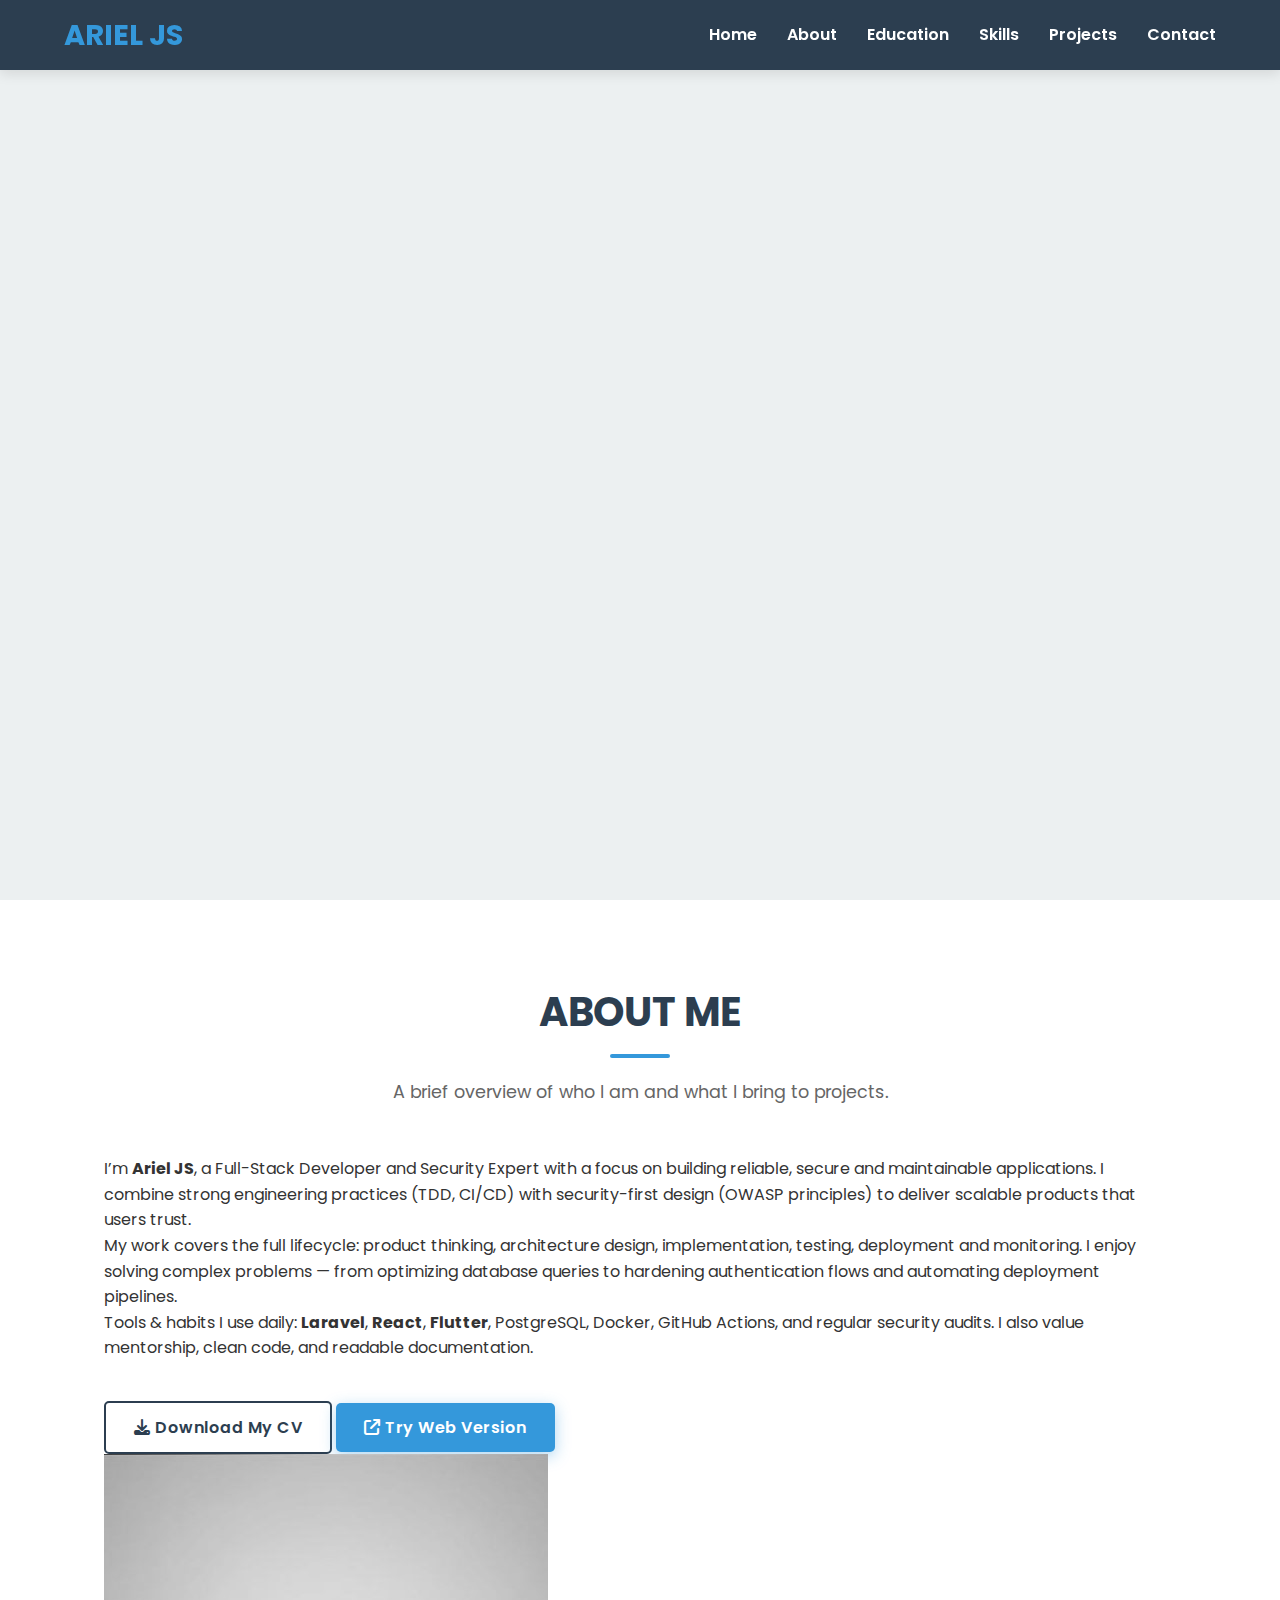
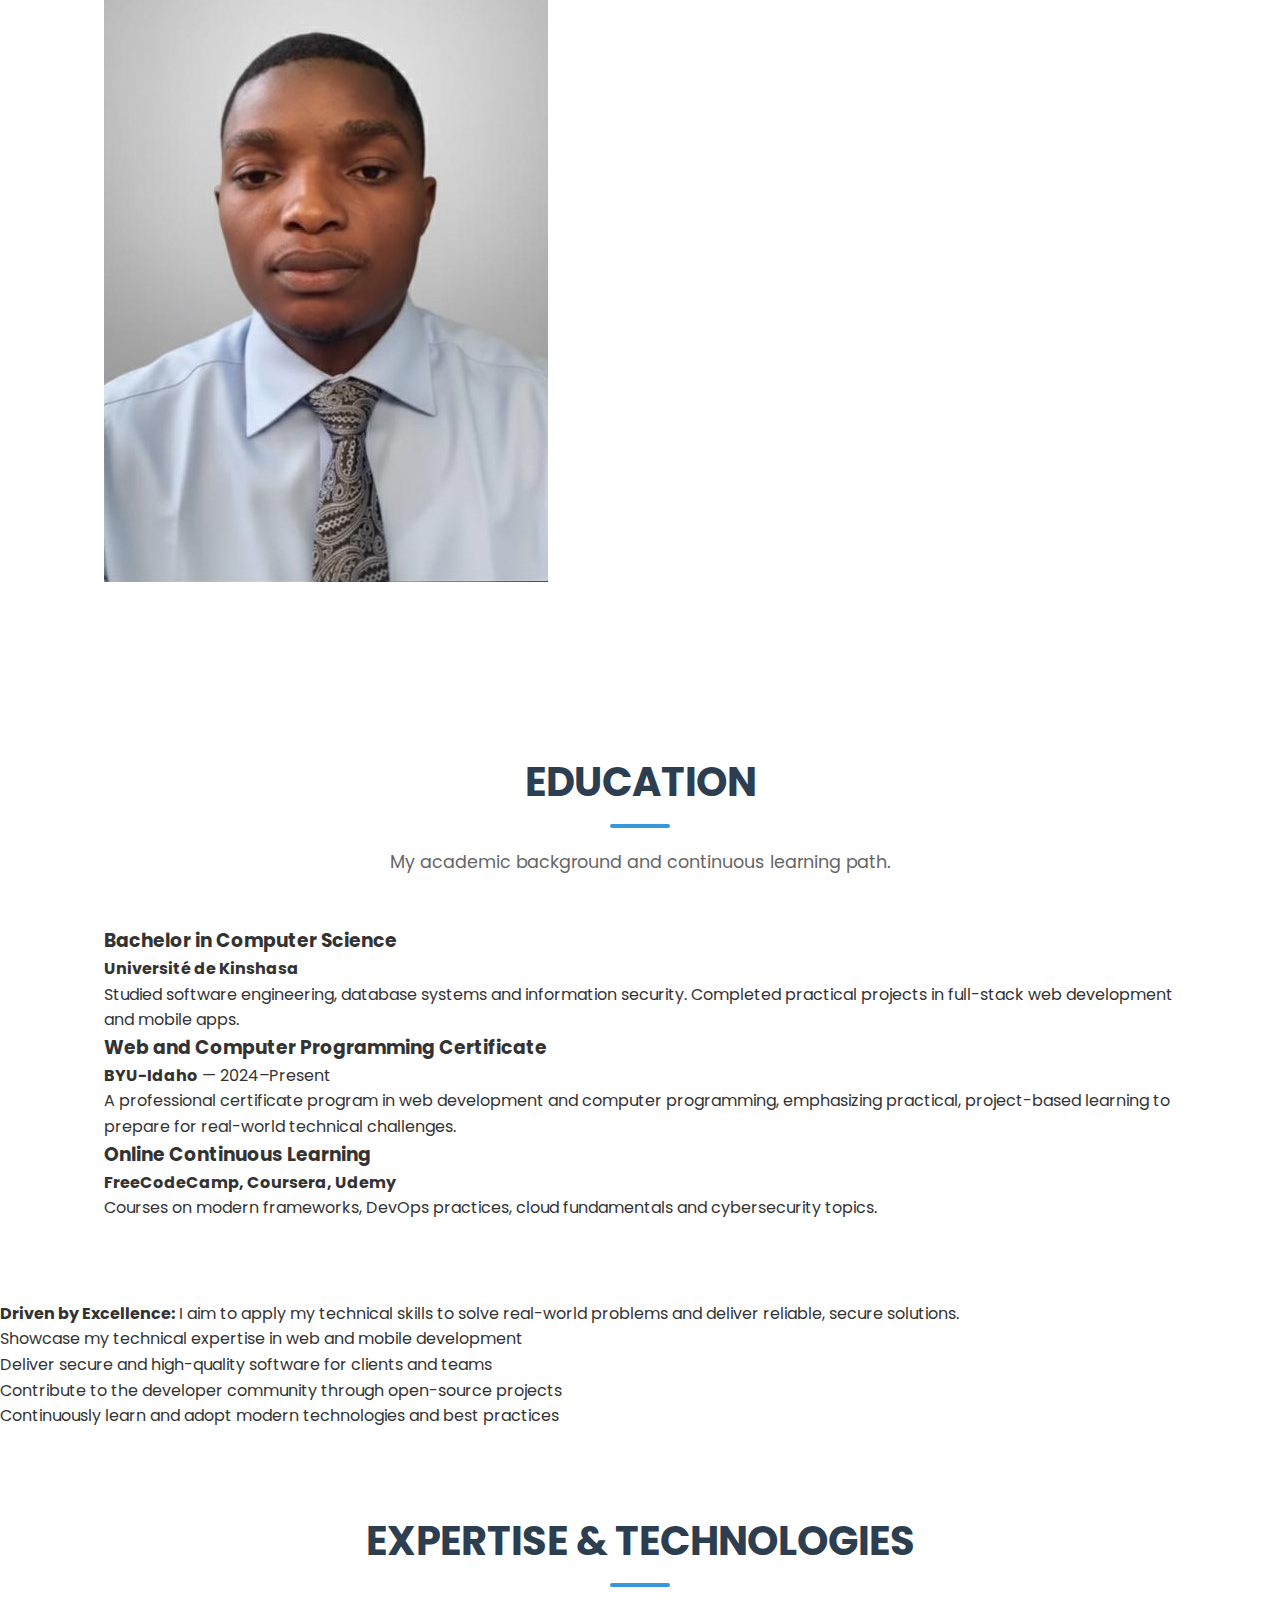
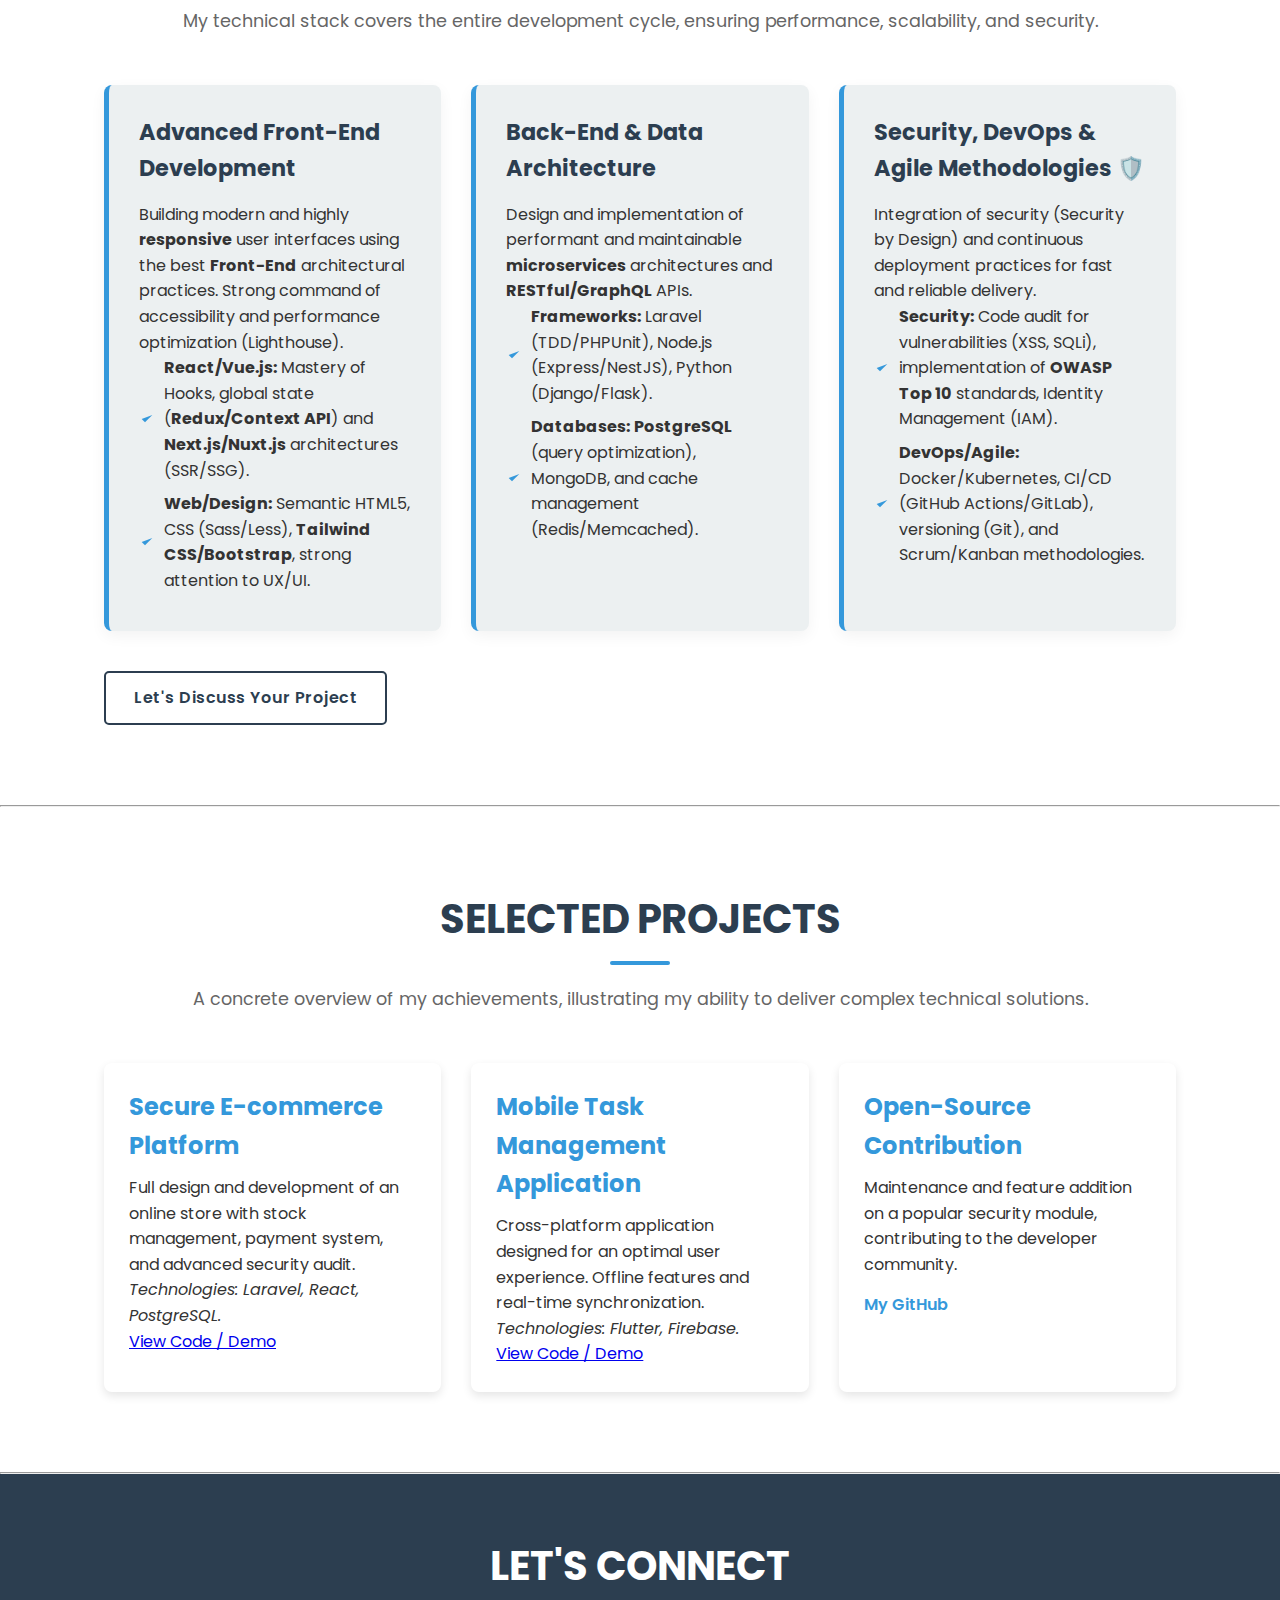
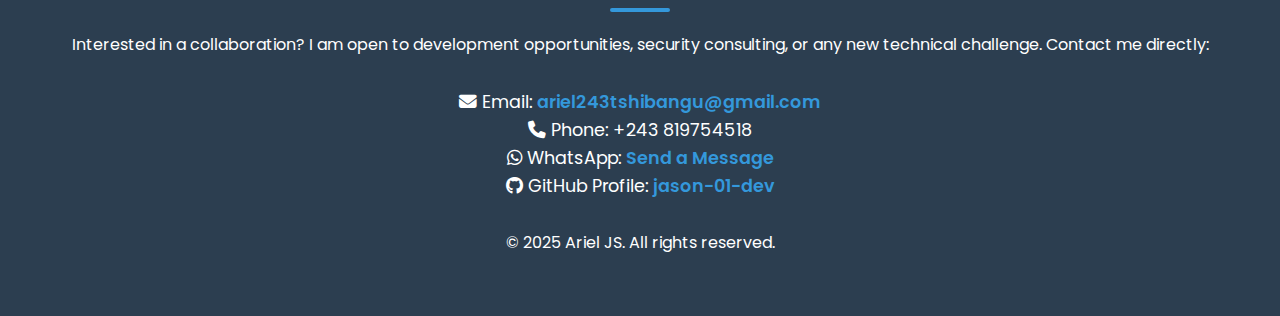
<file: index.html>
<!DOCTYPE html>
<html lang="en">
<head>
    <meta charset="UTF-8" />
    <meta name="viewport" content="width=device-width, initial-scale=1.0"/>
    <meta name="description" content="Portfolio of Ariel JS, a Full-Stack Developer and Security Expert, transforming ideas into high-performance web and mobile solutions.">
    <title>Ariel JS | Full-Stack Developer & Security Expert</title>
    <link rel="stylesheet" href="static/styles.css">
    <link href="https://cdnjs.cloudflare.com/ajax/libs/font-awesome/6.5.1/css/all.min.css" rel="stylesheet">
</head>
<body>

    <nav class="navbar-fixe">
        <div class="logo">Ariel JS</div>
        <ul class="nav-links">
            <li><a href="#accueil">Home</a></li>
            <li><a href="#about">About</a></li>
            <li><a href="#education">Education</a></li>
            <li><a href="#competences">Skills</a></li>
            <li><a href="#projets">Projects</a></li>
            <li><a href="#contact">Contact</a></li>
        </ul>
        <button class="burger-menu" aria-label="Navigation Menu">
            <i class="fas fa-bars"></i>
        </button>
    </nav>

    <header class="hero-section" id="accueil">
        <div class="presentation-contenu">
            <div class="photo-profil">
                <img src="images/ariel.jpg" alt="Ariel JS Profile Picture" class="photo-ronde">
            </div>
            <p class="tagline">Full-Stack Developer | Cybersecurity Expert</p>
            <h1>I am Ariel JS</h1>
            <h2>Transforming vision into secure digital reality.</h2>
            <p>Passionate about technical innovation and robust software architecture, I design web and mobile applications that are high-performing, ergonomic, and protected against modern threats. My approach is centered on code quality and user impact.</p>
            <a href="#projets" class="bouton-primaire">Discover My Recent Projects</a>
        </div>
    </header>

    <main>
        
        <section id="about" class="section-standard">
            <h2 class="titre-section">About Me</h2>
            <p class="description-section">A brief overview of who I am and what I bring to projects.</p>

            <div class="about-content">
                <div class="about-text-column">
                    <p>
                        I’m <strong>Ariel JS</strong>, a Full-Stack Developer and Security Expert with a focus on building
                        reliable, secure and maintainable applications. I combine strong engineering practices (TDD, CI/CD)
                        with security-first design (OWASP principles) to deliver scalable products that users trust.
                    </p>

                    <p>
                        My work covers the full lifecycle: product thinking, architecture design, implementation, testing,
                        deployment and monitoring. I enjoy solving complex problems — from optimizing database queries to
                        hardening authentication flows and automating deployment pipelines.
                    </p>

                    <p>
                        Tools &amp; habits I use daily: <strong>Laravel</strong>, <strong>React</strong>, <strong>Flutter</strong>,
                        PostgreSQL, Docker, GitHub Actions, and regular security audits. I also value mentorship, clean code,
                        and readable documentation.
                    </p>

                    <div class="about-actions">
                        <a href="images/ariel tshibangu portfolio cv.pdf" download class="bouton-secondaire">
                            <i class="fa-solid fa-download"></i> Download My CV
                        </a>
                        <a href="static/cv.html" target="_blank" class="bouton-primaire">
                            <i class="fa-solid fa-arrow-up-right-from-square"></i> Try Web Version
                        </a>
                    </div>
                </div>
                
                <div class="about-image-column">
                    <img src="images/ariel2.jpg" alt="About Ariel JS" class="about-image">
                    </div>
            </div>
        </section>

        <section id="education" class="section-standard">
            <h2 class="titre-section">Education</h2>
            <p class="description-section">My academic background and continuous learning path.</p>

            <div class="education-timeline">
                <article class="education-item">
                    <h3>Bachelor in Computer Science</h3>
                    <p><strong>Université de Kinshasa</strong></p>
                    <p>Studied software engineering, database systems and information security. Completed practical projects in full-stack web development and mobile apps.</p>
                </article>

                <article class="education-item">
    <h3>Web and Computer Programming Certificate</h3>
    <p><strong>BYU-Idaho</strong> — 2024–Present</p>
    <p>A professional certificate program in web development and computer programming, emphasizing practical, project-based learning to prepare for real-world technical challenges.</p>
</article>


                <article class="education-item">
                    <h3>Online Continuous Learning</h3>
                    <p><strong>FreeCodeCamp, Coursera, Udemy</strong></p>
                    <p>Courses on modern frameworks, DevOps practices, cloud fundamentals and cybersecurity topics.</p>
                </article>
            </div>
        </section>

        <section class="section-mini-footer">
            <div class="mini-footer-content">
                <p><strong>Driven by Excellence:</strong> I aim to apply my technical skills to solve real-world problems and deliver reliable, secure solutions.</p>
                <ul>
                    <li>Showcase my technical expertise in web and mobile development</li>
                    <li>Deliver secure and high-quality software for clients and teams</li>
                    <li>Contribute to the developer community through open-source projects</li>
                    <li>Continuously learn and adopt modern technologies and best practices</li>
                </ul>
            </div>
        </section>

        <section class="section-standard" id="competences">
             <h2 class="titre-section">Expertise & Technologies</h2>
             <p class="description-section">My technical stack covers the entire development cycle, ensuring performance, scalability, and security.</p>
             <div class="competences-grille">
                 <article class="domaine-expertise">
                     <h3>Advanced Front-End Development</h3>
                     <p>Building modern and highly <strong>responsive</strong> user interfaces using the best <strong>Front-End</strong> architectural practices. Strong command of accessibility and performance optimization (Lighthouse).</p>
                     <ul class="liste-skills">
                         <li><strong>React/Vue.js:</strong> Mastery of Hooks, global state (<strong>Redux/Context API</strong>) and <strong>Next.js/Nuxt.js</strong> architectures (SSR/SSG).</li>
                         <li><strong>Web/Design:</strong> Semantic HTML5, CSS (Sass/Less), <strong>Tailwind CSS/Bootstrap</strong>, strong attention to UX/UI.</li>
                     </ul>
                 </article>
 
                 <article class="domaine-expertise">
                     <h3>Back-End & Data Architecture</h3>
                     <p>Design and implementation of performant and maintainable <strong>microservices</strong> architectures and <strong>RESTful/GraphQL</strong> APIs.</p>
                     <ul class="liste-skills">
                         <li><strong>Frameworks:</strong> Laravel (TDD/PHPUnit), Node.js (Express/NestJS), Python (Django/Flask).</li>
                         <li><strong>Databases:</strong> <strong>PostgreSQL</strong> (query optimization), MongoDB, and cache management (Redis/Memcached).</li>
                     </ul>
                 </article>
 
                 <article class="domaine-expertise">
                     <h3>Security, DevOps & Agile Methodologies 🛡️</h3>
                     <p>Integration of security (Security by Design) and continuous deployment practices for fast and reliable delivery.</p>
                     <ul class="liste-skills">
                         <li><strong>Security:</strong> Code audit for vulnerabilities (XSS, SQLi), implementation of <strong>OWASP Top 10</strong> standards, Identity Management (IAM).</li>
                         <li><strong>DevOps/Agile:</strong> Docker/Kubernetes, CI/CD (GitHub Actions/GitLab), versioning (Git), and Scrum/Kanban methodologies.</li>
                     </ul>
                 </article>
             </div>
             <a href="#contact" class="bouton-secondaire">Let's Discuss Your Project</a>
         </section>
 
         <hr>
         <section class="section-standard" id="projets">
             <h2 class="titre-section">Selected Projects</h2>
             <p class="description-section">A concrete overview of my achievements, illustrating my ability to deliver complex technical solutions.</p>
             
             <div class="liste-projets">
                 <article class="carte-projet">
                     <h3>Secure E-commerce Platform</h3>
                     <p>Full design and development of an online store with stock management, payment system, and advanced security audit. <em>Technologies: Laravel, React, PostgreSQL.</em></p>
                     <a href="devellopment.html" target="_blank" class="in_progress">View Code / Demo</a>
                 </article>
                 
                 <article class="carte-projet">
                     <h3>Mobile Task Management Application</h3>
                     <p>Cross-platform application designed for an optimal user experience. Offline features and real-time synchronization. <em>Technologies: Flutter, Firebase.</em></p>
                     <a href="mobile.html" target="_blank" class="mobile">View Code / Demo</a>
                 </article>
                 
                 <article class="carte-projet">
                     <h3>Open-Source Contribution</h3>
                     <p>Maintenance and feature addition on a popular security module, contributing to the developer community.</p>
                     <a href="https://github.com/jason-01-dev" target="_blank" class="lien-projet">My GitHub</a>
                 </article>
             </div>
         </section>
     </main>
 
     <hr>
     <footer id="contact" class="section-contact">
         <h2 class="titre-section">Let's Connect</h2>
         <p>Interested in a collaboration? I am open to development opportunities, security consulting, or any new technical challenge. Contact me directly:</p>
         
         <div class="coordonnees">
             <p><i class="fa-solid fa-envelope"></i> Email: <a href="mailto:ariel243tshibangu@gmail.com">ariel243tshibangu@gmail.com</a></p>
             <p><i class="fa-solid fa-phone"></i> Phone: +243 819754518</p>
             <p><i class="fa-brands fa-whatsapp"></i> WhatsApp: <a href="https://wa.me/243819754518" target="_blank">Send a Message</a></p>
             <p><i class="fa-brands fa-github"></i> GitHub Profile: <a href="https://github.com/jason-01-dev" target="_blank">jason-01-dev</a></p>
         </div>
         
         <div class="copyright">
             <p>&copy; 2025 Ariel JS. All rights reserved.</p>
         </div>
     </footer>
 
     <script>
         const burger = document.querySelector('.burger-menu');
         const nav = document.querySelector('.nav-links');
         burger.addEventListener('click', () => nav.classList.toggle('active'));
     </script>
 </body>
 </html>
</file>
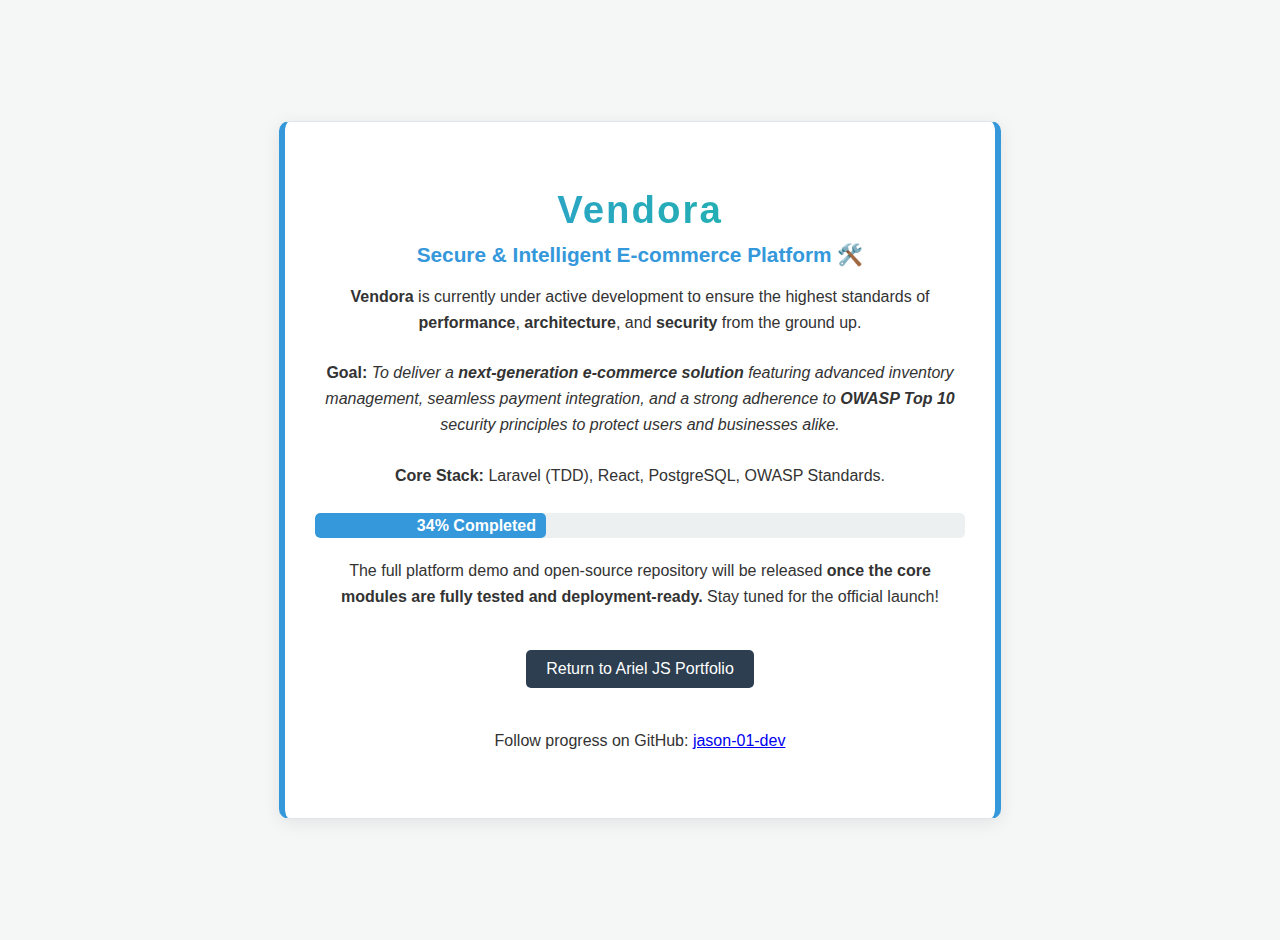
<file: devellopment.html>
<!DOCTYPE html>
<html lang="en">
<head>
    <meta charset="UTF-8">
    <meta name="viewport" content="width=device-width, initial-scale=1.0">
    <title>Vendora — Secure & Intelligent E-commerce Platform (In Development)</title>
    <style>
        /* === Base Styles === */
        body {
            font-family: Arial, sans-serif;
            background-color: #f4f7f6;
            color: #333;
            display: flex;
            justify-content: center;
            align-items: center;
            min-height: 100vh;
            margin: 0;
            text-align: center;
            padding: 20px;
        }

        .card {
            max-width: 650px;
            width: 100%;
            background-color: #fff;
            border: 1px solid #dfe6e9;
            border-left: 6px solid #3498db; 
            border-right: 6px solid #3498db;
            border-radius: 10px;
            padding: 40px 30px;
            box-shadow: 0 4px 18px rgba(0, 0, 0, 0.08);
            animation: fadeIn 1.2s ease-in-out;
            position: relative;
        }

        @keyframes fadeIn {
            from { opacity: 0; transform: translateY(20px); }
            to { opacity: 1; transform: translateY(0); }
        }

        h1 {
            font-size: 2.4em;
            font-weight: 700;
            background: linear-gradient(90deg, #3498db, #1abc9c);
            -webkit-background-clip: text;
            -webkit-text-fill-color: transparent;
            letter-spacing: 2px;
            margin-bottom: 0.3em;
        }

        h2 {
            color: #3498db;
            font-size: 1.3em;
            margin-top: 0;
            font-weight: 600;
        }

        p {
            line-height: 1.6;
            margin-bottom: 25px;
        }

        /* === Progress Bar === */
        .progress-bar {
            background-color: #ecf0f1;
            border-radius: 5px;
            overflow: hidden;
            margin: 20px 0;
            height: 25px;
            position: relative;
        }

        .progress-bar-fill {
            height: 100%;
            width: 0;
            background-color: #3498db;
            border-radius: 5px;
            text-align: right;
            line-height: 25px;
            color: white;
            font-weight: bold;
            padding-right: 10px;
        }

        /* === Button === */
        .button {
            display: inline-block;
            padding: 10px 20px;
            background-color: #2c3e50;
            color: white;
            text-decoration: none;
            border-radius: 5px;
            transition: all 0.3s ease;
            margin-top: 15px;
        }

        .button:hover {
            background-color: #1abc9c;
            transform: scale(1.05);
        }

        /* === Responsive === */
        @media (max-width: 600px) {
            .card {
                padding: 25px 15px;
                border-left-width: 4px;
                border-right-width: 4px;
            }
            h1 {
                font-size: 1.8em;
            }
            h2 {
                font-size: 1.1em;
            }
        }
    </style>
</head>
<body>
    <div class="card">
        <h1>Vendora</h1>
        <h2>Secure & Intelligent E-commerce Platform 🛠️</h2>

        <p>
            <strong>Vendora</strong> is currently under active development to ensure the highest standards of 
            <strong>performance</strong>, <strong>architecture</strong>, and <strong>security</strong> from the ground up.
        </p>

        <p>
            <strong>Goal:</strong>
            <em>To deliver a <strong>next-generation e-commerce solution</strong> featuring advanced inventory management, 
            seamless payment integration, and a strong adherence to <strong>OWASP Top 10</strong> security principles 
            to protect users and businesses alike.</em>
            <br><br>
            <strong>Core Stack:</strong> Laravel (TDD), React, PostgreSQL, OWASP Standards.
        </p>

        <div class="progress-bar">
            <div class="progress-bar-fill" data-progress="75"></div>
        </div>

        <p>
            The full platform demo and open-source repository will be released 
            <strong>once the core modules are fully tested and deployment-ready.</strong>  
            Stay tuned for the official launch!
        </p>

        <a href="index.html" class="button">Return to Ariel JS Portfolio</a>

        <p style="margin-top: 40px;">
            Follow progress on GitHub:
            <a href="https://github.com/jason-01-dev" target="_blank">jason-01-dev</a>
        </p>
    </div>

    <script>
        // Animation progressive de la barre + texte dynamique
        const fill = document.querySelector('.progress-bar-fill');
        const target = parseInt(fill.dataset.progress);
        let progress = 0;

        const interval = setInterval(() => {
            if(progress >= target) {
                clearInterval(interval);
                fill.textContent = target + '% Completed';
            } else {
                progress++;
                fill.style.width = progress + '%';
                fill.textContent = progress + '% Completed';
            }
        }, 20); // ajuste la vitesse ici (20ms = 2s pour 75%)
    </script>
</body>
</html>
</file>
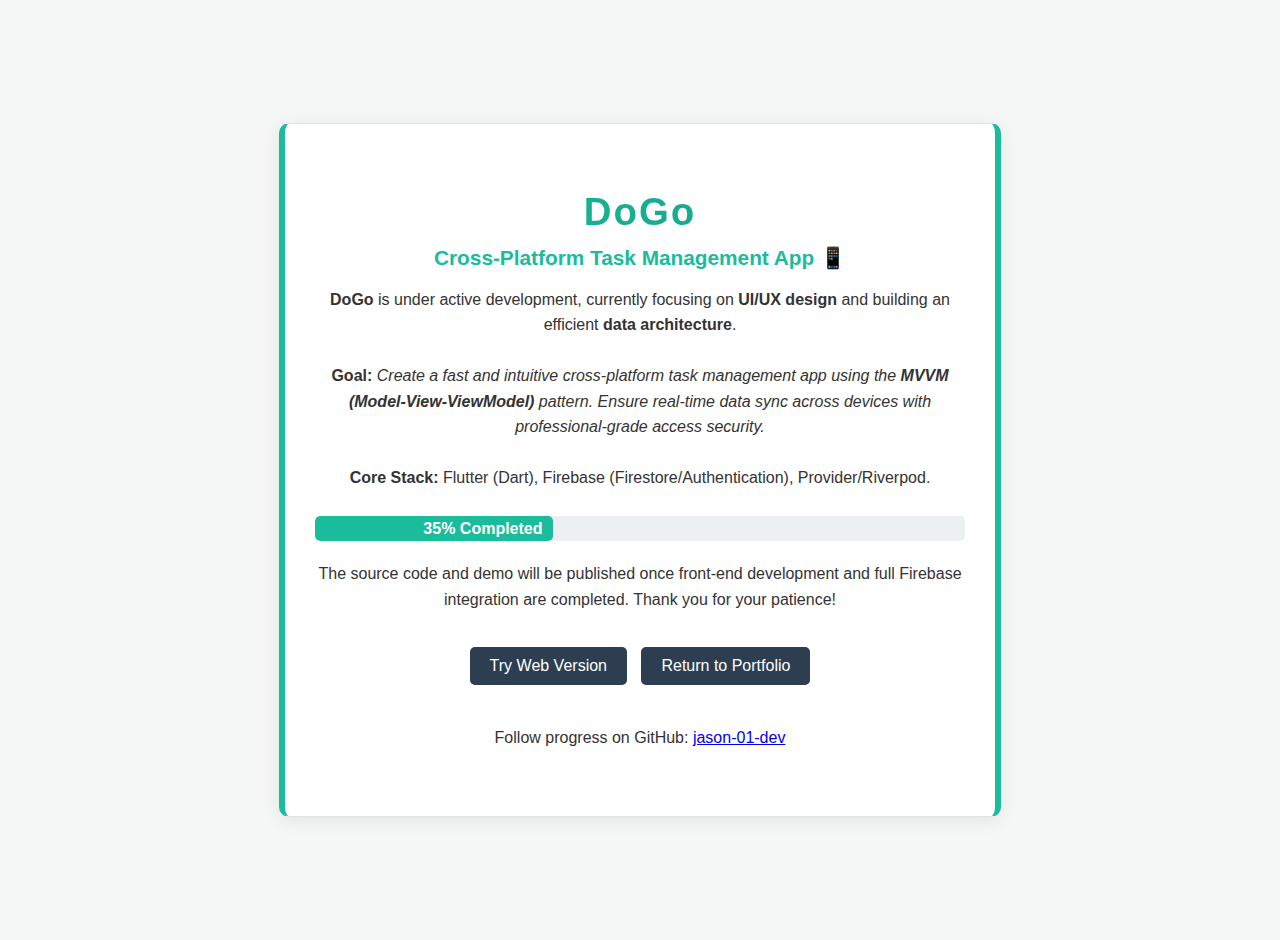
<file: mobile.html>
<!DOCTYPE html>
<html lang="en">
<head>
<meta charset="UTF-8">
<meta name="viewport" content="width=device-width, initial-scale=1.0">
<title>DoGo — Cross-Platform Task Management App (In Development)</title>
<style>
body {
    font-family: Arial, sans-serif;
    background-color: #f4f7f6;
    color: #333;
    display: flex;
    justify-content: center;
    align-items: center;
    min-height: 100vh;
    margin: 0;
    text-align: center;
    padding: 20px;
}

.card {
    max-width: 650px;
    width: 100%;
    background-color: #fff;
    border: 1px solid #dfe6e9;
    border-left: 6px solid #1abc9c;
    border-right: 6px solid #1abc9c;
    border-radius: 10px;
    padding: 40px 30px;
    box-shadow: 0 4px 18px rgba(0, 0, 0, 0.08);
    animation: fadeIn 1.2s ease-in-out;
    position: relative;
}

@keyframes fadeIn {
    from { opacity: 0; transform: translateY(20px); }
    to { opacity: 1; transform: translateY(0); }
}

h1 {
    font-size: 2.4em;
    font-weight: 700;
    background: linear-gradient(90deg, #1abc9c, #16a085);
    -webkit-background-clip: text;
    -webkit-text-fill-color: transparent;
    letter-spacing: 2px;
    margin-bottom: 0.3em;
}

h2 {
    color: #1abc9c;
    font-size: 1.3em;
    margin-top: 0;
    font-weight: 600;
}

p {
    line-height: 1.6;
    margin-bottom: 25px;
}

.progress-bar {
    background-color: #ecf0f1;
    border-radius: 5px;
    overflow: hidden;
    margin: 20px 0;
    height: 25px;
    position: relative;
}

.progress-bar-fill {
    height: 100%;
    width: 0;
    background-color: #1abc9c;
    border-radius: 5px;
    text-align: right;
    line-height: 25px;
    color: white;
    font-weight: bold;
    padding-right: 10px;
}

.button {
    display: inline-block;
    padding: 10px 20px;
    background-color: #2c3e50;
    color: white;
    text-decoration: none;
    border-radius: 5px;
    transition: all 0.3s ease;
    margin: 10px 5px 0 5px;
}

.button:hover {
    background-color: #3498db;
    transform: scale(1.05);
}

@media (max-width: 600px) {
    .card {
        padding: 25px 15px;
        border-left-width: 4px;
        border-right-width: 4px;
    }
    h1 { font-size: 1.8em; }
    h2 { font-size: 1.1em; }
}
</style>
</head>
<body>
<div class="card">
    <h1>DoGo</h1>
    <h2>Cross-Platform Task Management App 📱</h2>

    <p>
        <strong>DoGo</strong> is under active development, currently focusing on <strong>UI/UX design</strong> and building an efficient <strong>data architecture</strong>.
    </p>

    <p>
        <strong>Goal:</strong>
        <em>Create a fast and intuitive cross-platform task management app using the <strong>MVVM (Model-View-ViewModel)</strong> pattern. Ensure real-time data sync across devices with professional-grade access security.</em>
        <br><br>
        <strong>Core Stack:</strong> Flutter (Dart), Firebase (Firestore/Authentication), Provider/Riverpod.
    </p>

    <div class="progress-bar">
        <div class="progress-bar-fill" data-progress="50">0% Completed</div>
    </div>

    <p>
        The source code and demo will be published once front-end development and full Firebase integration are completed. Thank you for your patience!
    </p>

    <a href="https://your-web-version-link.com" target="_blank" class="button">Try Web Version</a>
    <a href="index.html" class="button">Return to Portfolio</a>

    <p style="margin-top: 40px;">
        Follow progress on GitHub:
        <a href="https://github.com/jason-01-dev" target="_blank">jason-01-dev</a>
    </p>
</div>

<script>
const fill = document.querySelector('.progress-bar-fill');
const target = parseInt(fill.dataset.progress);
let start = null;

function animate(timestamp) {
    if (!start) start = timestamp;
    const progress = Math.min((timestamp - start) / 20, target);
    fill.style.width = progress + '%';
    fill.textContent = Math.floor(progress) + '% Completed';
    if (progress < target) {
        requestAnimationFrame(animate);
    } else {
        fill.style.width = target + '%';
        fill.textContent = target + '% Completed';
    }
}

requestAnimationFrame(animate);
</script>
</body>
</html>
</file>
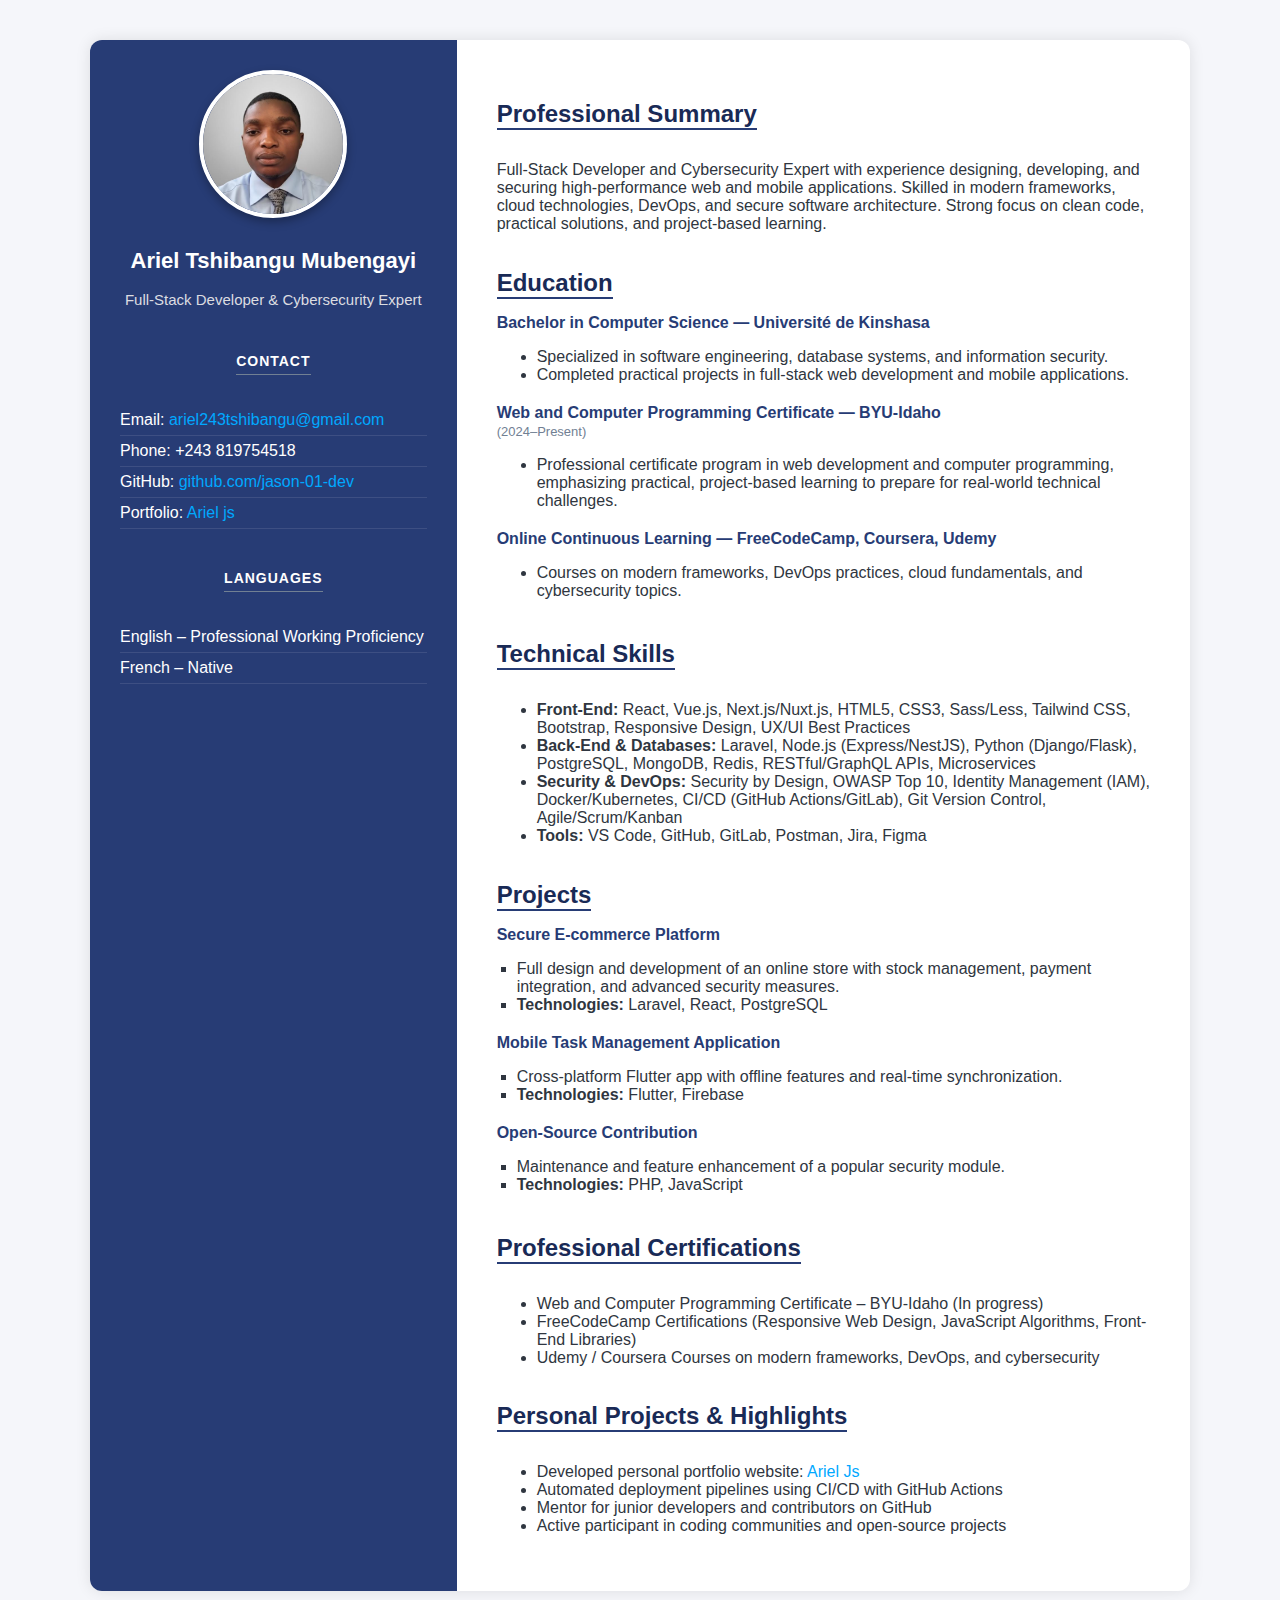
<file: static/cv.html>
<!DOCTYPE html>
<html lang="en">
<head>
  <meta charset="UTF-8">
  <meta name="viewport" content="width=device-width, initial-scale=1.0">
  <title>Ariel Tshibangu Mubengayi - CV</title>
  <link rel="stylesheet" href="cv.css">
</head>
<body>
  <div class="cv-container">

    <!-- Colonne gauche -->
    <div class="left-column">
      <div class="profile-pic">
        <img src="ariel.jpg" alt="Profile Picture">
      </div>
      <h1>Ariel Tshibangu Mubengayi</h1>
      <h2>Full-Stack Developer & Cybersecurity Expert</h2>

      <h3>Contact</h3>
      <ul>
        <li>Email: <a href="mailto:ariel243tshibangu@gmail.com">ariel243tshibangu@gmail.com</a></li>
        <li>Phone: +243 819754518</li>
        <li>GitHub: <a href="https://github.com/jason-01-dev" target="_blank">github.com/jason-01-dev</a></li>
        <li>Portfolio: <a href="https://jason-01-dev.github.io/ariel-jason" target="_blank">Ariel js</a></li>
      </ul>

      <h3>Languages</h3>
      <ul>
        <li>English – Professional Working Proficiency</li>
        <li>French – Native</li>
      </ul>
    </div>

    <!-- Colonne droite -->
    <div class="right-column">
      <section>
        <h2>Professional Summary</h2>
        <p>
          Full-Stack Developer and Cybersecurity Expert with experience designing,
          developing, and securing high-performance web and mobile applications.
          Skilled in modern frameworks, cloud technologies, DevOps, and secure software
          architecture. Strong focus on clean code, practical solutions, and project-based
          learning.
        </p>
      </section>

      <section>
        <h2>Education</h2>

        <div class="edu">
          <h3>Bachelor in Computer Science — Université de Kinshasa</h3>
          <ul>
            <li>Specialized in software engineering, database systems, and information security.</li>
            <li>Completed practical projects in full-stack web development and mobile applications.</li>
          </ul>
        </div>

        <div class="edu">
          <h3>Web and Computer Programming Certificate — BYU-Idaho</h3>
          <span>(2024–Present)</span>
          <ul>
            <li>Professional certificate program in web development and computer programming, emphasizing practical, project-based learning to prepare for real-world technical challenges.</li>
          </ul>
        </div>

        <div class="edu">
          <h3>Online Continuous Learning — FreeCodeCamp, Coursera, Udemy</h3>
          <ul>
            <li>Courses on modern frameworks, DevOps practices, cloud fundamentals, and cybersecurity topics.</li>
          </ul>
        </div>
      </section>

      <section>
        <h2>Technical Skills</h2>
        <ul>
          <li><strong>Front-End:</strong> React, Vue.js, Next.js/Nuxt.js, HTML5, CSS3, Sass/Less, Tailwind CSS, Bootstrap, Responsive Design, UX/UI Best Practices</li>
          <li><strong>Back-End & Databases:</strong> Laravel, Node.js (Express/NestJS), Python (Django/Flask), PostgreSQL, MongoDB, Redis, RESTful/GraphQL APIs, Microservices</li>
          <li><strong>Security & DevOps:</strong> Security by Design, OWASP Top 10, Identity Management (IAM), Docker/Kubernetes, CI/CD (GitHub Actions/GitLab), Git Version Control, Agile/Scrum/Kanban</li>
          <li><strong>Tools:</strong> VS Code, GitHub, GitLab, Postman, Jira, Figma</li>
        </ul>
      </section>

      <section class="projects">
        <h2>Projects</h2>

        <div class="job">
          <h3>Secure E-commerce Platform</h3>
          <ul>
            <li>Full design and development of an online store with stock management, payment integration, and advanced security measures.</li>
            <li><strong>Technologies:</strong> Laravel, React, PostgreSQL</li>
          </ul>
        </div>

        <div class="job">
          <h3>Mobile Task Management Application</h3>
          <ul>
            <li>Cross-platform Flutter app with offline features and real-time synchronization.</li>
            <li><strong>Technologies:</strong> Flutter, Firebase</li>
          </ul>
        </div>

        <div class="job">
          <h3>Open-Source Contribution</h3>
          <ul>
            <li>Maintenance and feature enhancement of a popular security module.</li>
            <li><strong>Technologies:</strong> PHP, JavaScript</li>
          </ul>
        </div>
      </section>

      <section>
        <h2>Professional Certifications</h2>
        <ul>
          <li>Web and Computer Programming Certificate – BYU-Idaho (In progress)</li>
          <li>FreeCodeCamp Certifications (Responsive Web Design, JavaScript Algorithms, Front-End Libraries)</li>
          <li>Udemy / Coursera Courses on modern frameworks, DevOps, and cybersecurity</li>
        </ul>
      </section>

      <section>
        <h2>Personal Projects & Highlights</h2>
        <ul>
          <li>Developed personal portfolio website: <a href="https://jason-01-dev.github.io/ariel-jason" target="_blank">Ariel Js</a></li>
          <li>Automated deployment pipelines using CI/CD with GitHub Actions</li>
          <li>Mentor for junior developers and contributors on GitHub</li>
          <li>Active participant in coding communities and open-source projects</li>
        </ul>
      </section>
    </div>
  </div>
</body>
</html>
</file>
<file: static/styles.css>
/* Importation d'une police professionnelle (Poppins) */
@import url('https://fonts.googleapis.com/css2?family=Poppins:wght@300;400;600;700;800&display=swap');

:root {
   
    --couleur-primaire: #3498db; 
    --couleur-secondaire: #2c3e50; 
    --couleur-neutre: #ecf0f1; 
    --couleur-texte-sombre: #333;
    --couleur-texte-clair: #ffffff;
    
    
    --police-principale: 'Poppins', sans-serif;
    
    
    --hauteur-navbar: 70px;
}

* {
    box-sizing: border-box;
    margin: 0;
    padding: 0;
}

html {
    scroll-behavior: smooth; 
}

body {
    font-family: var(--police-principale);
    color: var(--couleur-texte-sombre);
    background-color: var(--couleur-texte-clair);
    padding-top: var(--hauteur-navbar); 
    line-height: 1.6;
}


.navbar-fixe {
    position: fixed;
    top: 0;
    left: 0;
    z-index: 1000;
    width: 100%;
    height: var(--hauteur-navbar);
    background-color: var(--couleur-secondaire);
    box-shadow: 0 4px 12px rgba(0, 0, 0, 0.1);
    display: flex;
    justify-content: space-between;
    align-items: center;
    padding: 0 5%;
}

.navbar-fixe .logo {
    font-weight: 700;
    font-size: 1.8em;
    color: var(--couleur-primaire);
    text-transform: uppercase;
}


.navbar-fixe .nav-links {
    list-style: none;
    display: flex;
}

.navbar-fixe .nav-links li {
    margin-left: 30px;
}

.navbar-fixe .nav-links a {
    text-decoration: none;
    color: var(--couleur-texte-clair);
    font-weight: 600;
    font-size: 1em;
    padding: 10px 0;
    position: relative;
    transition: color 0.3s;
}

.navbar-fixe .nav-links a:hover,
.navbar-fixe .nav-links a:focus {
    color: var(--couleur-primaire);
}


.navbar-fixe .nav-links a::after {
    content: '';
    position: absolute;
    bottom: 0;
    left: 50%;
    width: 0;
    height: 3px;
    background-color: var(--couleur-primaire);
    transition: all 0.3s ease;
    transform: translateX(-50%);
}

.navbar-fixe .nav-links a:hover::after {
    width: 100%;
}


.burger-menu {
    display: none;
    background: none;
    color: var(--couleur-texte-clair);
    font-size: 1.5em;
    border: none;
    cursor: pointer;
}

.hero-section {
    min-height: calc(100vh - var(--hauteur-navbar)); 
    display: flex;
    align-items: center;
    justify-content: center;
    text-align: center;
    background: var(--couleur-neutre);
    padding: 50px 5%; 
    overflow: hidden; 
    position: relative;
    flex-direction: column;
}

.presentation-contenu {
    max-width: 800px;
    
    opacity: 0;
    transform: translateY(20px);
    animation: fade-in-up 1s forwards 0.5s; 
}

@keyframes fade-in-up {
    to {
        opacity: 1;
        transform: translateY(0);
    }
}


.photo-profil {
    margin-bottom: 30px; 
}

.photo-ronde {
    width: 180px; 
    height: 180px;
    border-radius: 50%; 
    object-fit: cover; 
    border: 5px solid var(--couleur-primaire); 
    box-shadow: 0 0 0 8px rgba(52, 152, 219, 0.2); 
}

.presentation-contenu .tagline {
    font-size: 1.1em;
    font-weight: 600;
    color: var(--couleur-primaire);
    margin-bottom: 10px;
    letter-spacing: 2px;
    text-transform: uppercase;
}

.hero-section h1 {
    font-size: 4.5em; 
    margin-bottom: 0;
    color: var(--couleur-secondaire);
    font-weight: 800;
}

.hero-section h2 {
    font-size: 2em;
    color: #555;
    margin: 5px 0 20px 0;
    font-weight: 400;
}

.hero-section p {
    font-size: 1.1em;
    margin-bottom: 30px;
    max-width: 600px;
    margin-left: auto;
    margin-right: auto;
}


.bouton-primaire,
.bouton-secondaire {
    display: inline-block;
    padding: 12px 28px;
    border-radius: 5px;
    text-decoration: none;
    font-weight: 600;
    letter-spacing: 0.5px;
    transition: all 0.3s ease;
    cursor: pointer;
    border: none;
}

.bouton-primaire {
    background-color: var(--couleur-primaire);
    color: var(--couleur-texte-clair);
    box-shadow: 0 4px 15px rgba(52, 152, 219, 0.4);
}

.bouton-primaire:hover {
    background-color: #2980b9; 
    transform: translateY(-3px);
    box-shadow: 0 6px 20px rgba(52, 152, 219, 0.6);
}


.bouton-secondaire {
    background-color: transparent;
    color: var(--couleur-secondaire);
    border: 2px solid var(--couleur-secondaire);
    margin-top: 40px;
}

.bouton-secondaire:hover {
    background-color: var(--couleur-secondaire);
    color: var(--couleur-texte-clair);
    transform: translateY(-3px);
}


.section-standard {
    padding: 80px 5%;
    max-width: 1200px;
    margin: 0 auto;
}

.titre-section {
    text-align: center;
    font-size: 2.5em;
    margin-bottom: 10px;
    color: var(--couleur-secondaire);
    text-transform: uppercase;
    position: relative;
}

.titre-section::after {
    content: '';
    display: block;
    width: 60px;
    height: 4px;
    background-color: var(--couleur-primaire);
    margin: 10px auto 20px;
    border-radius: 2px;
}

.description-section {
    text-align: center;
    margin-bottom: 50px;
    font-size: 1.1em;
    color: #666;
}


.competences-grille {
    display: grid;
    grid-template-columns: repeat(auto-fit, minmax(300px, 1fr));
    gap: 30px;
    margin-top: 40px;
}

.domaine-expertise {
    background-color: var(--couleur-neutre);
    padding: 30px;
    border-radius: 8px;
    box-shadow: 0 5px 15px rgba(0, 0, 0, 0.05);
    transition: transform 0.3s ease, box-shadow 0.3s ease;
    border-left: 5px solid var(--couleur-primaire);
}

.domaine-expertise:hover {
    transform: translateY(-5px);
    box-shadow: 0 10px 25px rgba(0, 0, 0, 0.1);
}

.domaine-expertise h3 {
    color: var(--couleur-secondaire);
    margin-bottom: 15px;
    font-size: 1.4em;
}

.liste-skills {
    list-style-type: none;
    padding-left: 0;
}


.liste-skills li {
   
    background: url('data:image/svg+xml;utf8,<svg xmlns="http://www.w3.org/2000/svg" width="16" height="16" viewBox="0 0 24 24" fill="%233498db"><path d="M20 6L9 17l-5-5"/></svg>') no-repeat left center;
    background-size: 16px;
    padding-left: 25px;
    margin-bottom: 8px;
}

/* --- Section Projets --- */
.liste-projets {
    display: grid;
    grid-template-columns: repeat(auto-fit, minmax(320px, 1fr));
    gap: 30px;
}

.carte-projet {
    background-color: var(--couleur-texte-clair);
    border-radius: 8px;
    box-shadow: 0 4px 10px rgba(0, 0, 0, 0.1);
    padding: 25px;
    transition: transform 0.3s ease;
}

.carte-projet:hover {
    transform: scale(1.03);
    box-shadow: 0 8px 20px rgba(0, 0, 0, 0.15);
}

.carte-projet h3 {
    color: var(--couleur-primaire);
    font-size: 1.5em;
    margin-bottom: 10px;
}

.lien-projet {
    color: var(--couleur-primaire);
    text-decoration: none;
    font-weight: 600;
    margin-top: 15px;
    display: block;
    transition: color 0.3s;
}

.lien-projet:hover {
    text-decoration: underline;
}


.section-contact {
    background-color: var(--couleur-secondaire);
    color: var(--couleur-texte-clair);
    text-align: center;
    padding: 60px 5%;
}

.section-contact .titre-section {
    color: var(--couleur-texte-clair);
}
.section-contact .titre-section::after {
    background-color: var(--couleur-primaire);
}

.coordonnees {
    margin: 30px auto;
    font-size: 1.1em;
}

.coordonnees a {
    color: var(--couleur-primaire);
    text-decoration: none;
    font-weight: 600;
}

.coordonnees a:hover {
    text-decoration: underline;
}


@media (max-width: 768px) {
    .navbar-fixe {
        height: 60px;
        padding: 0 3%;
    }
    
    body {
        padding-top: 60px;
    }

    
    .burger-menu {
        display: block; 
    }

   
    .navbar-fixe .nav-links {
        display: none; 
        position: absolute;
        top: 60px; 
        left: 0;
        width: 100%;
        flex-direction: column;
        background-color: var(--couleur-secondaire);
        box-shadow: 0 4px 10px rgba(0, 0, 0, 0.2);
        padding-bottom: 10px;
    }

    
    .navbar-fixe .nav-links.active {
        display: flex; 
    }
    
    .navbar-fixe .nav-links li {
        margin: 0;
        text-align: center;
        width: 100%;
    }

    .navbar-fixe .nav-links a {
        display: block;
        padding: 12px 0;
        width: 100%;
    }

    .hero-section h1 {
        font-size: 3em;
    }

    .hero-section h2 {
        font-size: 1.5em;
    }

    .titre-section {
        font-size: 2em;
    }
    
    .domaine-expertise {
        border-left: none; 
        border-top: 5px solid var(--couleur-primaire); 
    }

    .photo-ronde {
        width: 150px;
        height: 150px;
    }
}
</file>
<file: static/cv.css>
body {
  font-family: "Poppins", sans-serif;
  background: #f5f6fa;
  color: #2f3640;
  margin: 0;
}

.cv-container {
  display: grid;
  grid-template-columns: 1fr 2fr;
  max-width: 1100px;
  margin: 40px auto;
  background: #fff;
  box-shadow: 0 0 15px rgba(0,0,0,0.1);
  border-radius: 12px;
  overflow: hidden;
}

/* Colonne gauche */
.left-column {
  background: #273c75;
  color: white;
  padding: 30px;
  display: flex;
  flex-direction: column;
  align-items: center;
}

.profile-pic {
  width: 140px;
  height: 140px;
  border-radius: 50%;
  overflow: hidden;
  margin-bottom: 15px;
  border: 4px solid #fff;
  box-shadow: 0 4px 10px rgba(0,0,0,0.3);
}

.profile-pic img {
  width: 100%;
  height: 100%;
  object-fit: cover;
  display: block;
}

.left-column h1 {
  font-size: 22px;
  text-align: center;
  margin-bottom: 5px;
}

.left-column h2 {
  font-size: 15px;
  text-align: center;
  font-weight: 400;
  margin-bottom: 20px;
  color: #dcdde1;
}

.left-column h3 {
  border-bottom: 1px solid #718093;
  padding-bottom: 5px;
  margin-top: 25px;
  font-size: 14px;
  text-transform: uppercase;
  letter-spacing: 1px;
}

.left-column ul {
  list-style: none;
  padding: 0;
  width: 100%;
}

.left-column ul li {
  padding: 6px 0;
  border-bottom: 1px solid rgba(255,255,255,0.1);
}

/* Colonne droite */
.right-column {
  padding: 40px;
}

.right-column h2 {
  color: #192a56;
  border-bottom: 2px solid #273c75;
  display: inline-block;
  margin-bottom: 15px;
}

.job, .edu {
  margin-bottom: 20px;
}

.job h3, .edu h3 {
  margin: 0;
  font-size: 16px;
  color: #273c75;
}

.job span, .edu span {
  font-size: 13px;
  color: #718093;
}

.projects ul {
  list-style: square;
  padding-left: 20px;
}

a {
  color: #00a8ff;
  text-decoration: none;
}
a:hover {
  text-decoration: underline;
}

/* === RESPONSIVE === */
@media (max-width: 900px) {
  .cv-container {
    grid-template-columns: 1fr;
  }

  .left-column, .right-column {
    padding: 25px;
  }

  .right-column {
    padding-top: 0;
  }

  .profile-pic {
    width: 120px;
    height: 120px;
  }

  .left-column h1 {
    font-size: 20px;
  }

  .left-column h2 {
    font-size: 14px;
  }

  .right-column h2 {
    font-size: 18px;
  }
}
</file>
